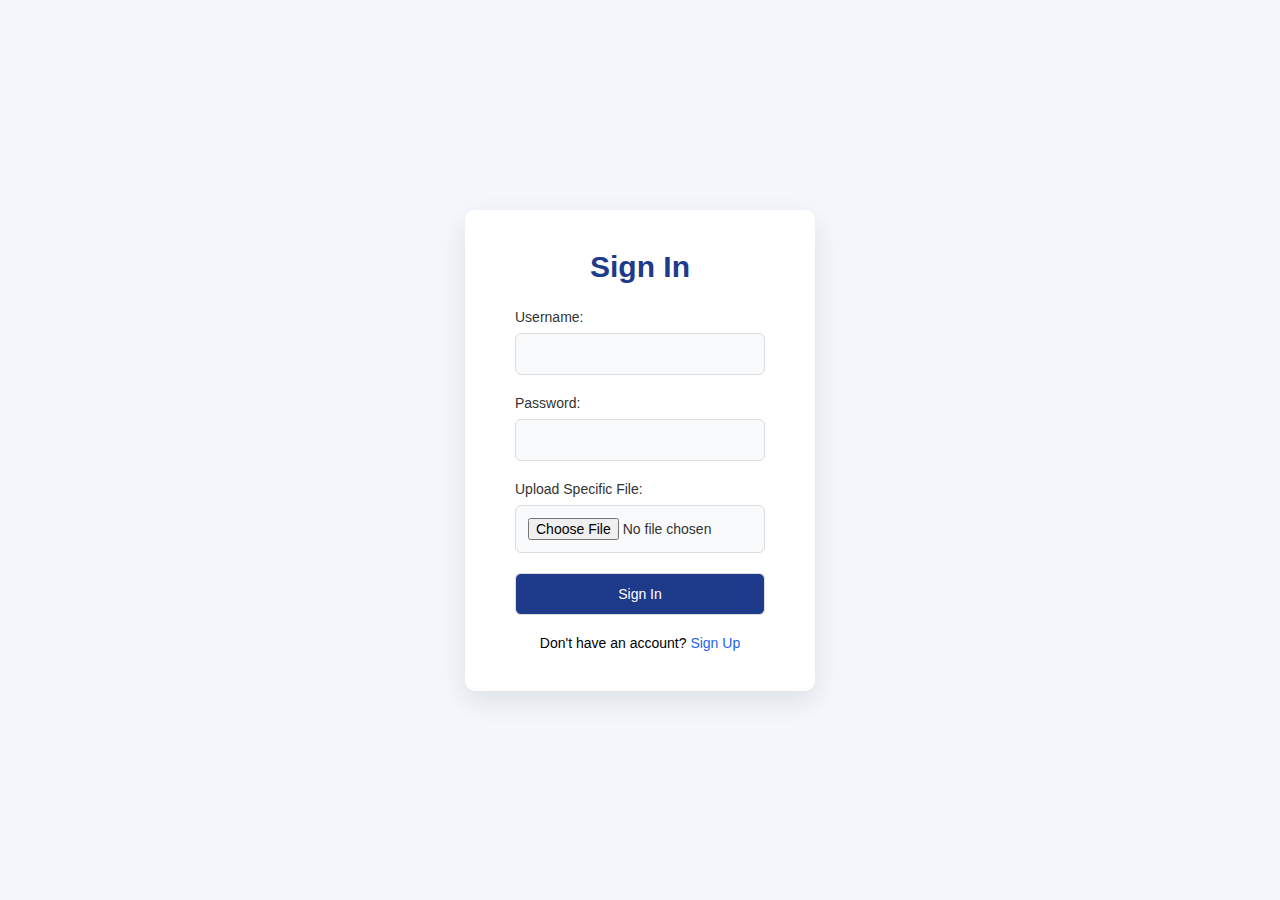
<file: index.html>
<!DOCTYPE html>
<html lang="en">
<head>
  <meta charset="UTF-8">
  <meta name="viewport" content="width=device-width, initial-scale=1.0">
  <title>Sign In</title>
  <link rel="stylesheet" href="styles.css">
</head>
<body>

  <div class="container">
    <h1>Sign In</h1>
    <form id="signInForm">
      <div class="input-group">
        <label for="username">Username:</label>
        <input type="text" id="username" required />
      </div>
      <div class="input-group">
        <label for="password">Password:</label>
        <input type="password" id="password" required />
      </div>
      <div class="input-group">
        <label for="file">Upload Specific File:</label>
        <input type="file" id="file" required />
      </div>
      <button type="submit">Sign In</button>
      <p id="error-message"></p>
    </form>
    
    <!-- Choose where to redirect -->
    <div id="redirectOptions" style="display:none;">
      <h2>Where would you like to go after signing in?</h2>
      <button id="redirectToURL">Redirect to Website</button>
      <button id="redirectToFile">Redirect to File</button>
    </div>
    
    <p>Don't have an account? <a href="signup.html">Sign Up</a></p>
  </div>

  <script src="script.js"></script>
</body>
</html>
</file>
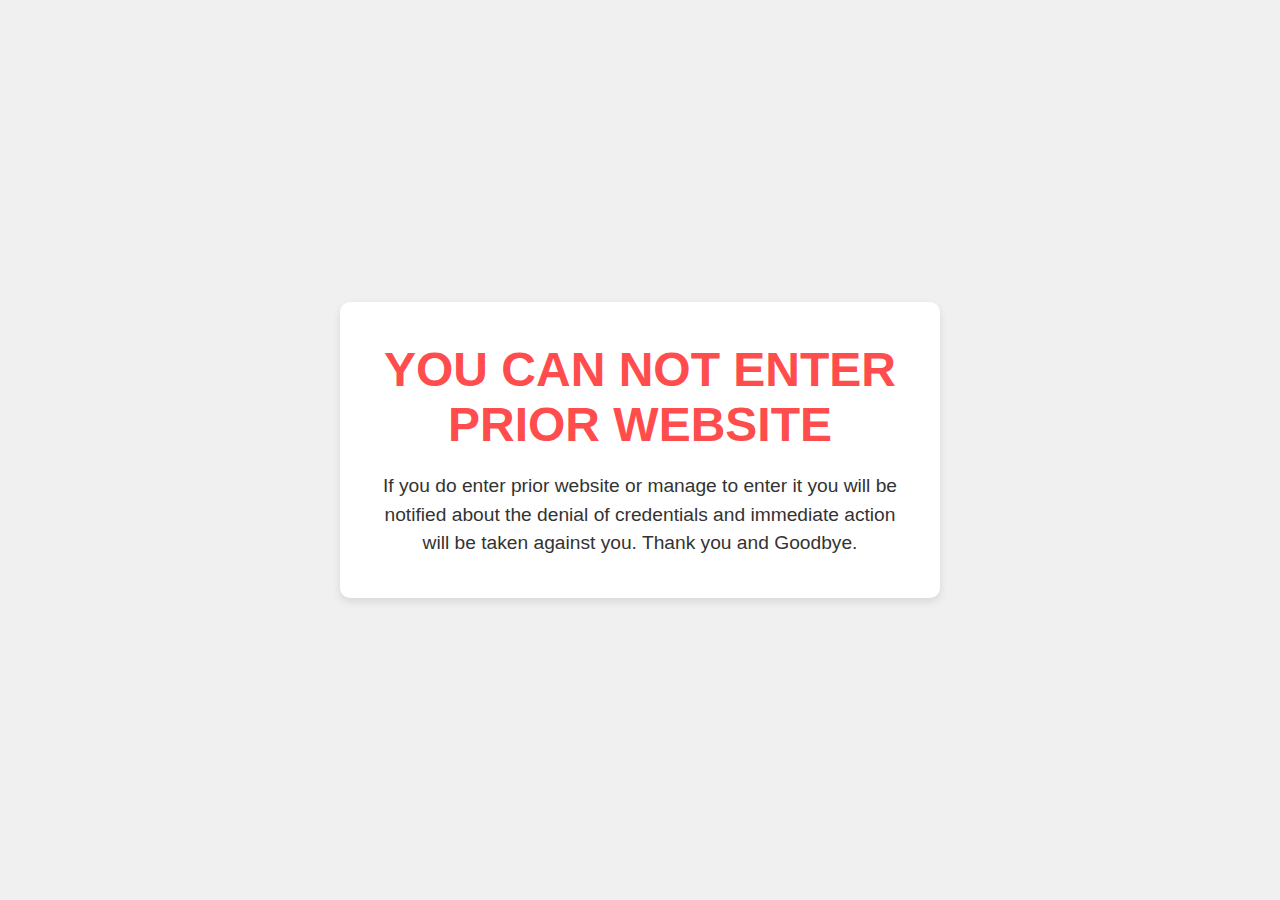
<file: index2.html>
<!DOCTYPE html>
<html lang="en">
<head>
    <meta charset="UTF-8">
    <meta name="viewport" content="width=device-width, initial-scale=1.0">
    <title>YOU CAN NOT ENTER PRIOR WEBSITE</title>
    <link rel="stylesheet" href="styles2.css">
</head>
<body>
    <div class="container">
        <h1>YOU CAN NOT ENTER PRIOR WEBSITE</h1>
        <p class="warning-message">If you do enter prior website or manage to enter it you will be notified about the denial of credentials and immediate action will be taken against you. Thank you and Goodbye.</p>
    </div>
    <script src="script2.js"></script>
</body>
</html>
</file>
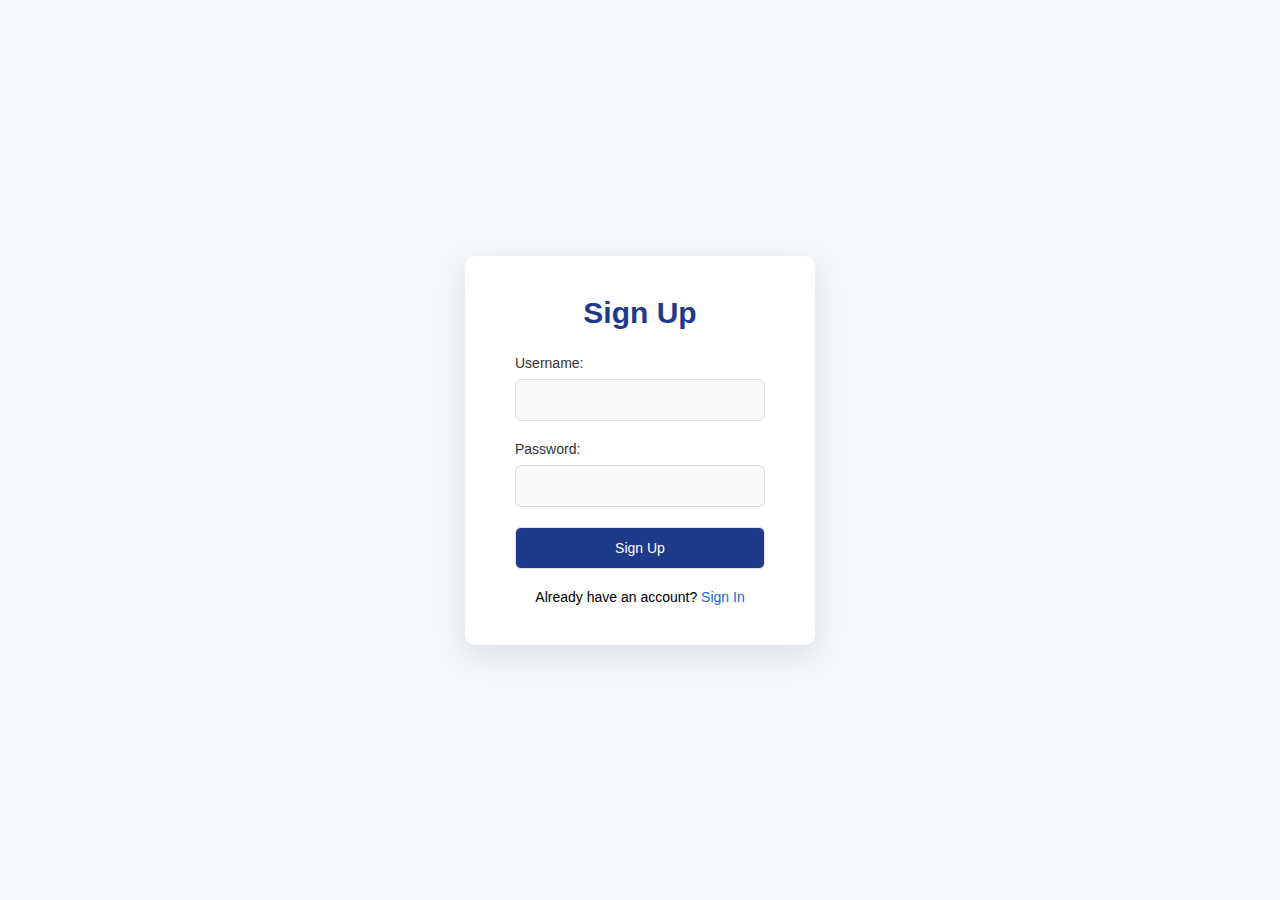
<file: signup.html>
<!DOCTYPE html>
<html lang="en">
<head>
  <meta charset="UTF-8">
  <meta name="viewport" content="width=device-width, initial-scale=1.0">
  <title>Sign Up</title>
  <link rel="stylesheet" href="styles.css">
</head>
<body>

  <div class="container">
    <h1>Sign Up</h1>
    <form id="signUpForm">
      <div class="input-group">
        <label for="signupUsername">Username:</label>
        <input type="text" id="signupUsername" required />
      </div>
      <div class="input-group">
        <label for="signupPassword">Password:</label>
        <input type="password" id="signupPassword" required />
      </div>
      <button type="submit">Sign Up</button>
      <p id="error-message" class="error"></p>
    </form>

    <p>Already have an account? <a href="index.html">Sign In</a></p>
  </div>

  <div id="kickoutMessage" class="kickout-message">
    <h2>You're Forbidden!</h2>
    <p>Goodbye...</p>
  </div>

  <script src="signup.js"></script>
</body>
</html>
</file>
<file: styles2.css>
* {
    margin: 0;
    padding: 0;
    box-sizing: border-box;
}

body {
    font-family: Arial, sans-serif;
    background-color: #f0f0f0;
    display: flex;
    justify-content: center;
    align-items: center;
    height: 100vh;
}

.container {
    text-align: center;
    background-color: #ffffff;
    padding: 40px;
    border-radius: 10px;
    box-shadow: 0 4px 8px rgba(0, 0, 0, 0.1);
    width: 80%;
    max-width: 600px;
}

h1 {
    font-size: 3rem;
    color: #ff4d4d;
    margin-bottom: 20px;
}

.warning-message {
    font-size: 1.2rem;
    color: #333;
    line-height: 1.5;
    margin-top: 20px;
}
</file>
<file: styles.css>
/* General reset */
* {
  margin: 0;
  padding: 0;
  box-sizing: border-box;
}

/* Body and overall layout */
body {
  font-family: 'Arial', sans-serif;
  background-color: #f4f7fc;
  display: flex;
  justify-content: center;
  align-items: center;
  height: 100vh;
  margin: 0;
}

.container {
  background-color: #fff;
  padding: 40px 50px;
  border-radius: 10px;
  box-shadow: 0 10px 30px rgba(0, 0, 0, 0.1);
  width: 350px;
}

h1 {
  text-align: center;
  font-size: 30px;
  color: #1E3A8A;
  margin-bottom: 25px;
}

.input-group {
  margin-bottom: 20px;
}

label {
  display: block;
  font-size: 14px;
  margin-bottom: 8px;
  color: #333;
}

input, button {
  width: 100%;
  padding: 12px;
  font-size: 14px;
  border: 1px solid #ddd;
  border-radius: 6px;
  background-color: #f8fafc;
  color: #333;
  transition: border 0.3s ease, background-color 0.3s ease;
}

input:focus {
  border-color: #1E3A8A;
  background-color: #fff;
}

button {
  background-color: #1E3A8A;
  color: white;
  cursor: pointer;
}

button:hover {
  background-color: #2563EB;
}

button:active {
  background-color: #1D4ED8;
}

a {
  color: #2563EB;
  text-decoration: none;
}

a:hover {
  text-decoration: underline;
}

#error-message {
  color: red;
  font-size: 24px;
  font-weight: bold;
  text-align: center;
  margin-top: 20px;
}

p {
  text-align: center;
  margin-top: 15px;
  font-size: 14px;
}

/* Kick-out message and animation */
.kickout-message {
  position: fixed;
  top: 50%;
  left: 50%;
  transform: translate(-50%, -50%);
  background-color: #ff4e4e;
  color: white;
  padding: 30px 50px;
  border-radius: 10px;
  text-align: center;
  display: none; /* Hidden by default */
  animation: shake 0.8s ease-in-out 0s infinite, fadeOut 4s ease-in 2s forwards;
}

.kickout-message h2 {
  font-size: 36px;
  font-weight: bold;
}

.kickout-message p {
  font-size: 20px;
  margin-top: 15px;
}

/* Animation for shaking */
@keyframes shake {
  0% { transform: translate(-50%, -50%) rotate(0deg); }
  25% { transform: translate(-50%, -50%) rotate(5deg); }
  50% { transform: translate(-50%, -50%) rotate(0deg); }
  75% { transform: translate(-50%, -50%) rotate(-5deg); }
  100% { transform: translate(-50%, -50%) rotate(0deg); }
}

/* Animation for fading out */
@keyframes fadeOut {
  0% { opacity: 1; }
  100% { opacity: 0; }
}
</file>
